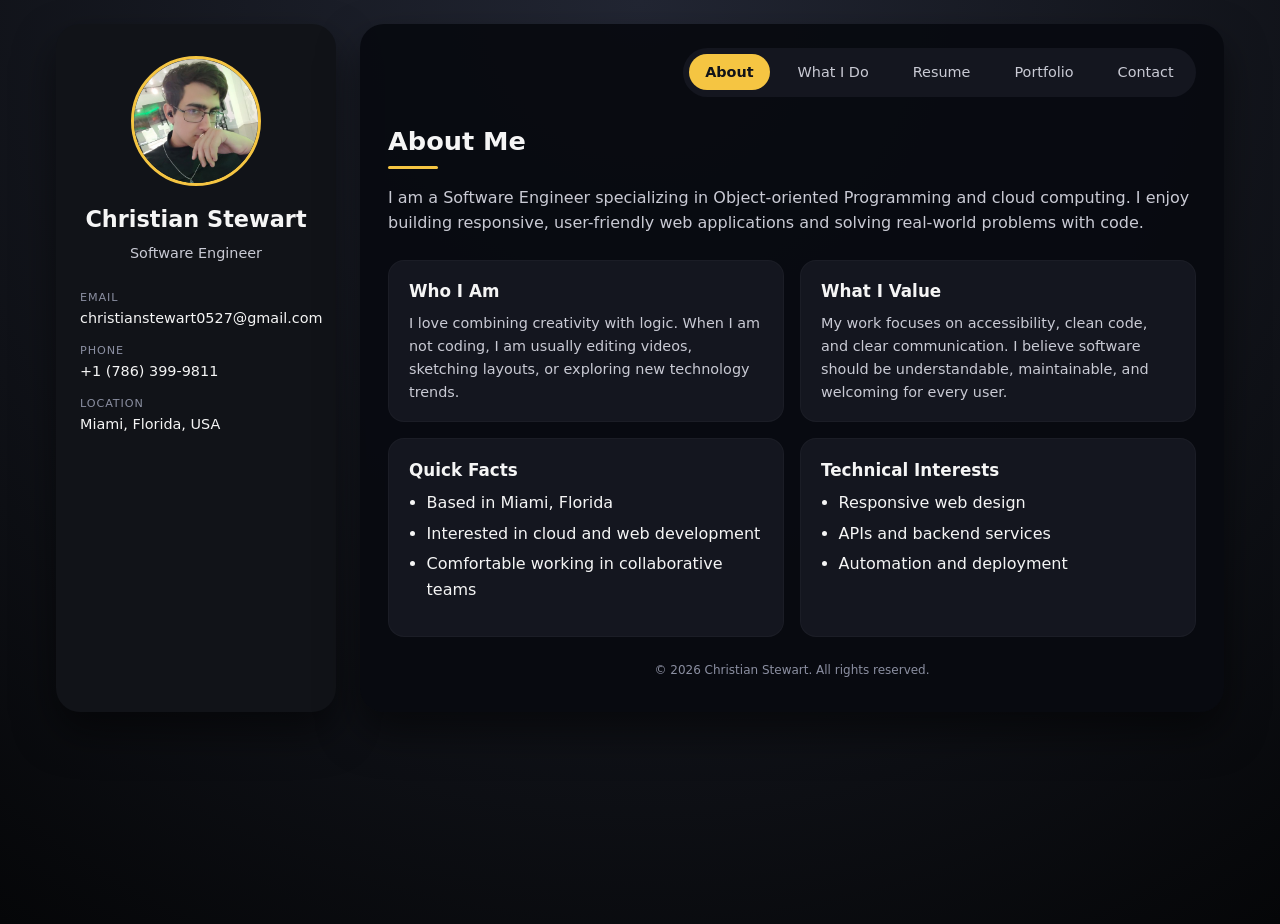
<file: index.html>
<!DOCTYPE html>
<html lang="en">
<head>
    <meta charset="UTF-8">
    <title>Christian Stewart | About Me</title>
    <meta name="viewport" content="width=device-width, initial-scale=1.0">
    <link rel="icon" href="images/icon.ico" type="image/x-icon" />
    <link rel="stylesheet" href="css/styles.css">
</head>
<body class="page-about">
<div class="site-wrapper">
    <aside class="sidebar">
        <div class="profile-photo">
            <a href="index.html"><img src="images/profile-pic.jpg" alt="Portrait of Christian Stewart"></a>
        </div>
        <h1>Christian Stewart</h1>
        <p class="tagline">Software Engineer</p>

        <ul class="contact-list">
            <li class="contact-item">
                <span class="label">Email</span>
                <a href="mailto:christianstewart0527@gmail.com">christianstewart0527@gmail.com</a>
            </li>
            <li class="contact-item">
                <span class="label">Phone</span>
                <span>+1 (786) 399-9811</span>
            </li>
            <li class="contact-item">
                <span class="label">Location</span>
                <span>Miami, Florida, USA</span>
            </li>
        </ul>

    </aside>

    <div class="main-column">
        <header class="top-nav">
            <nav>
                <ul class="nav-list">
                    <li><a href="index.html" class="active">About</a></li>
                    <li><a href="what-i-do.html">What I Do</a></li>
                    <li><a href="resume.html">Resume</a></li>
                    <li><a href="portfolio.html">Portfolio</a></li>
                    <li><a href="contact.html">Contact</a></li>
                </ul>
            </nav>
        </header>

        <main>
            <section class="section-header">
                <h2>About Me</h2>
                <div class="underline"></div>
            </section>

            <p class="section-intro">
                I am a Software Engineer specializing in Object-oriented Programming and cloud
                computing. I enjoy building responsive, user-friendly web applications and solving
                real-world problems with code.
            </p>

            <div class="grid">
                <article class="card">
                    <h3>Who I Am</h3>
                    <p>
                        I love combining creativity with logic. When I am not coding, I am usually
                        editing videos, sketching layouts, or exploring new technology trends.
                    </p>
                </article>

                <article class="card">
                    <h3>What I Value</h3>
                    <p>
                        My work focuses on accessibility, clean code, and clear communication.
                        I believe software should be understandable, maintainable, and welcoming
                        for every user.
                    </p>
                </article>

                <article class="card">
                    <h3>Quick Facts</h3>
                    <ul class="simple-list">
                        <li>Based in Miami, Florida</li>
                        <li>Interested in cloud and web development</li>
                        <li>Comfortable working in collaborative teams</li>
                    </ul>
                </article>

                <article class="card">
                    <h3>Technical Interests</h3>
                    <ul class="simple-list">
                        <li>Responsive web design</li>
                        <li>APIs and backend services</li>
                        <li>Automation and deployment</li>
                    </ul>
                </article>
            </div>
        </main>

        <footer class="site-footer">
            &copy; 2026 Christian Stewart. All rights reserved.
        </footer>
    </div>
</div>
</body>
</html>
</file>
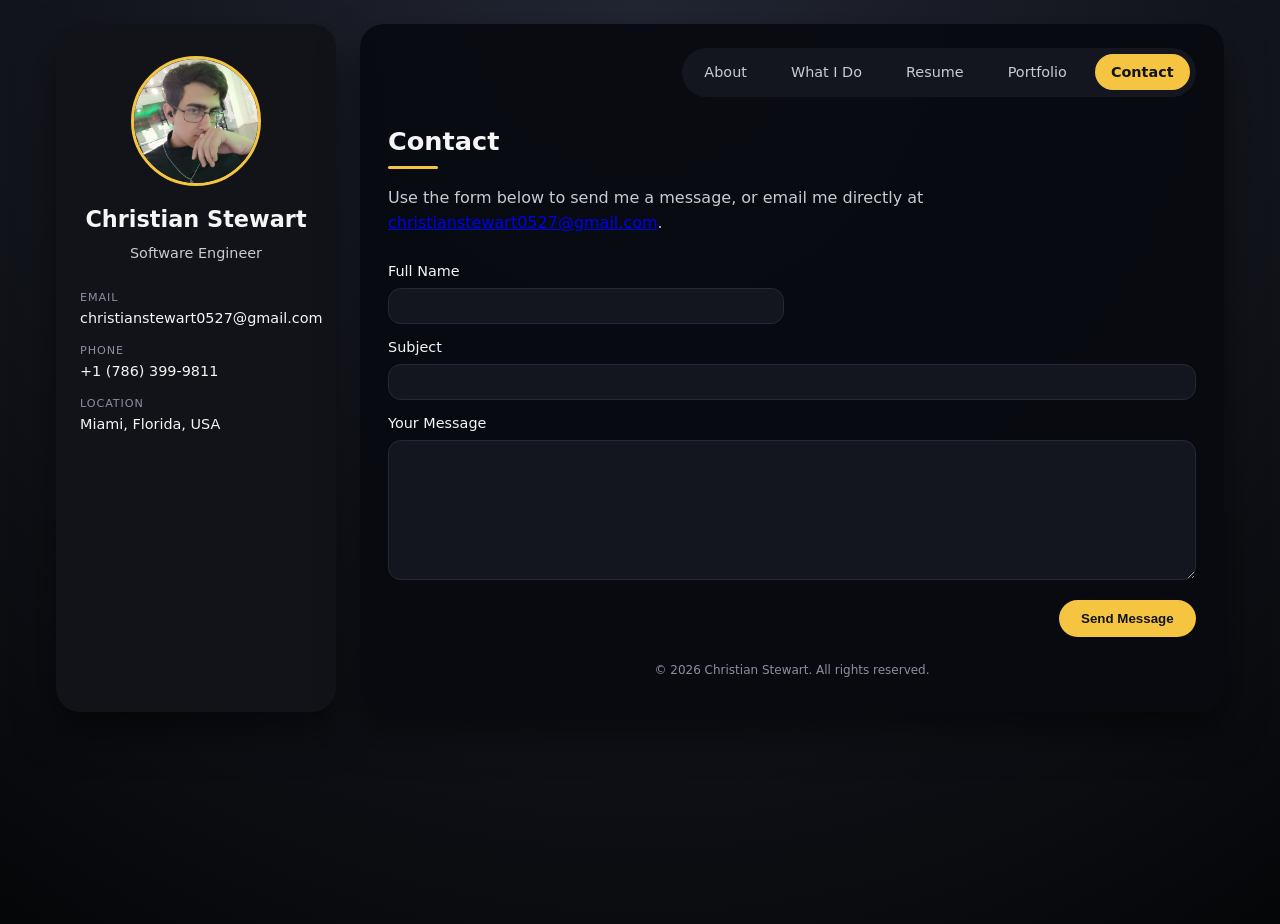
<file: contact.html>
<!DOCTYPE html>
<html lang="en">
<head>
    <meta charset="UTF-8">
    <title>Christian Stewart | Contact</title>
    <meta name="viewport" content="width=device-width, initial-scale=1.0">
    <link rel="icon" href="images/icon.ico" type="image/x-icon" />
    <link rel="stylesheet" href="css/styles.css">
</head>
<body class="page-contact">
<div class="site-wrapper">
    <aside class="sidebar">
        <div class="profile-photo">
            <a href="index.html"><img src="images/profile-pic.jpg" alt="Portrait of Christian Stewart"></a>
        </div>
        <h1>Christian Stewart</h1>
        <p class="tagline">Software Engineer</p>

        <ul class="contact-list">
            <li class="contact-item">
                <span class="label">Email</span>
                <a href="mailto:christianstewart0527@gmail.com">christianstewart0527@gmail.com</a>
            </li>
            <li class="contact-item">
                <span class="label">Phone</span>
                <span>+1 (786) 399-9811</span>
            </li>
            <li class="contact-item">
                <span class="label">Location</span>
                <span>Miami, Florida, USA</span>
            </li>
        </ul>

    </aside>

    <div class="main-column">
        <header class="top-nav">
            <nav>
                <ul class="nav-list">
                    <li><a href="index.html">About</a></li>
                    <li><a href="what-i-do.html">What I Do</a></li>
                    <li><a href="resume.html">Resume</a></li>
                    <li><a href="portfolio.html">Portfolio</a></li>
                    <li><a href="contact.html" class="active">Contact</a></li>
                </ul>
            </nav>
        </header>

        <main>
            <section class="section-header">
                <h2>Contact</h2>
                <div class="underline"></div>
            </section>

            <p class="section-intro">
                Use the form below to send me a message, or email me directly at
                <a href="mailto:christianstewart0527@gmail.com">christianstewart0527@gmail.com</a>.
            </p>

            <form class="contact-form"
                  action="mailto:christianstewart0527@gmail.com"
                  method="post"
                  enctype="text/plain">
                <div class="form-group">
                    <label for="full-name">Full Name</label>
                    <input id="full-name" name="full-name" type="text" required>
                </div>

                <div class="form-group form-full">
                    <label for="subject">Subject</label>
                    <input id="subject" name="subject" type="text">
                </div>

                <div class="form-group form-full">
                    <label for="message">Your Message</label>
                    <textarea id="message" name="message" required></textarea>
                </div>

                <div class="button-row">
                    <button class="btn-submit" type="submit">Send Message</button>
                </div>
            </form>
        </main>

        <footer class="site-footer">
            &copy; 2026 Christian Stewart. All rights reserved.
        </footer>
    </div>
</div>
</body>
</html>
</file>
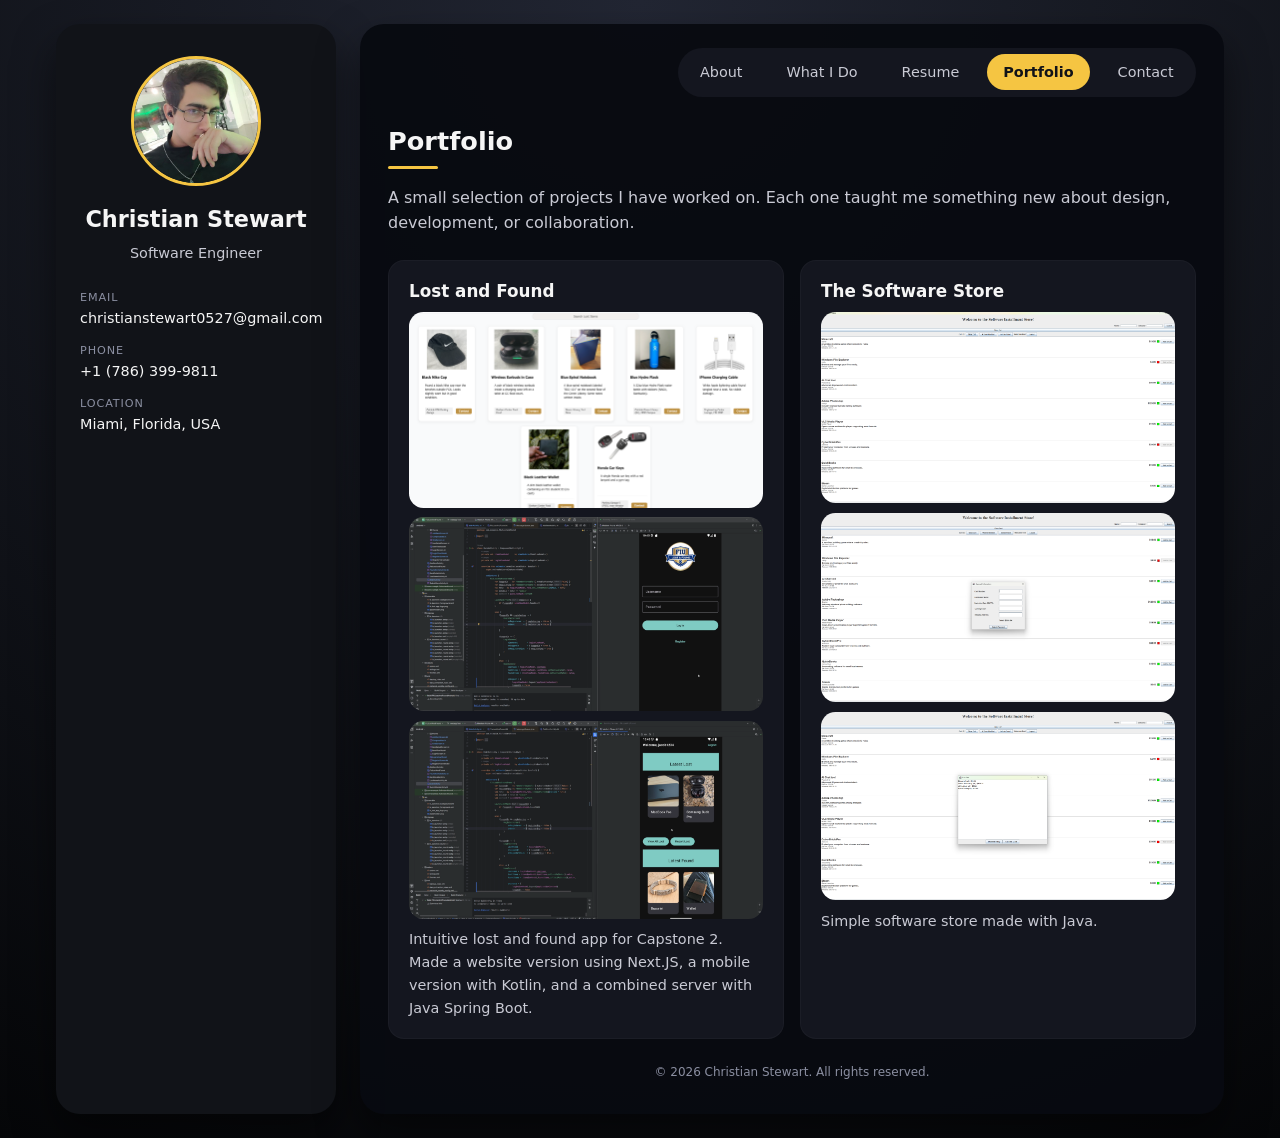
<file: portfolio.html>
<!DOCTYPE html>
<html lang="en">
<head>
    <meta charset="UTF-8">
    <title>Christian Stewart | Portfolio</title>
    <meta name="viewport" content="width=device-width, initial-scale=1.0">
    <link rel="icon" href="images/icon.ico" type="image/x-icon" />
    <link rel="stylesheet" href="css/styles.css">
</head>
<body class="page-portfolio">
<div class="site-wrapper">
    <aside class="sidebar">
        <div class="profile-photo">
            <a href="index.html"><img src="images/profile-pic.jpg" alt="Portrait of Christian Stewart"></a>
        </div>
        <h1>Christian Stewart</h1>
        <p class="tagline">Software Engineer</p>

        <ul class="contact-list">
            <li class="contact-item">
                <span class="label">Email</span>
                <a href="mailto:christianstewart0527@gmail.com">christianstewart0527@gmail.com</a>
            </li>
            <li class="contact-item">
                <span class="label">Phone</span>
                <span>+1 (786) 399-9811</span>
            </li>
            <li class="contact-item">
                <span class="label">Location</span>
                <span>Miami, Florida, USA</span>
            </li>
        </ul>

    </aside>

    <div class="main-column">
        <header class="top-nav">
            <nav>
                <ul class="nav-list">
                    <li><a href="index.html">About</a></li>
                    <li><a href="what-i-do.html">What I Do</a></li>
                    <li><a href="resume.html">Resume</a></li>
                    <li><a href="portfolio.html" class="active">Portfolio</a></li>
                    <li><a href="contact.html">Contact</a></li>
                </ul>
            </nav>
        </header>

        <main>
            <section class="section-header">
                <h2>Portfolio</h2>
                <div class="underline"></div>
            </section>
            <p class="section-intro">
                A small selection of projects I have worked on. Each one taught me something
                new about design, development, or collaboration.
            </p>

            <div class="grid">
                <article class="card">
                    <h3>Lost and Found</h3>
                    <img class="project-thumb" src="images/image.png" alt="Screenshot of lost and found project">
                    <img class="project-thumb" src="images/image4.png" alt="Screenshot of lost and found project">
                    <img class="project-thumb" src="images/image6.png" alt="Screenshot of lost and found project">
                    <p>
                        Intuitive lost and found app for Capstone 2. Made a website version using Next.JS, a mobile version with Kotlin, and a combined server with Java Spring Boot.
                    </p>
                </article>

                <article class="card">
                    <h3>The Software Store</h3>
                    <img class="project-thumb" src="images/image2.png" alt="Screenshot of Software Store">
                    <img class="project-thumb" src="images/image3.png" alt="Screenshot of Software Store">
                    <img class="project-thumb" src="images/image5.png" alt="Screenshot of Software Store">
                    <p>
                        Simple software store made with Java.
                    </p>
                </article>

            </div>

        <footer class="site-footer">
            &copy; 2026 Christian Stewart. All rights reserved.
        </footer>
    </div>
</div>
</body>
</html>
</file>
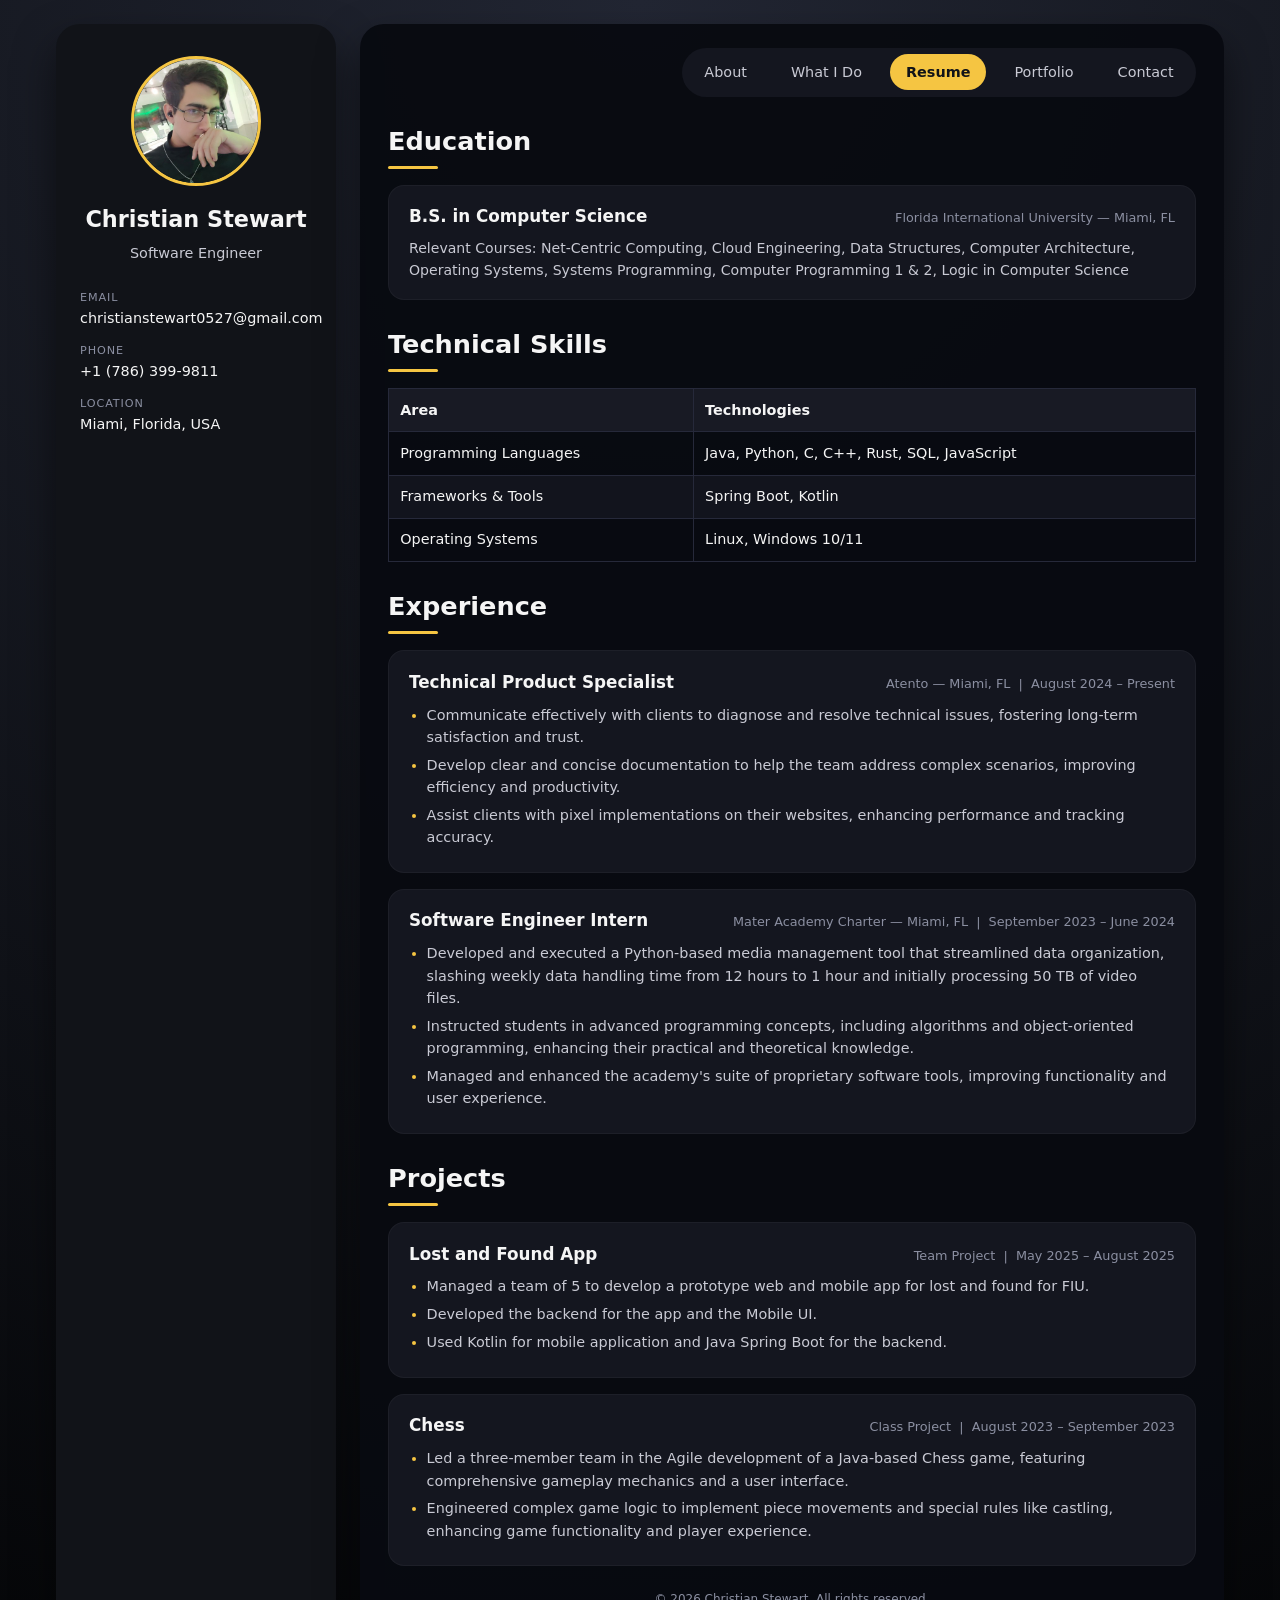
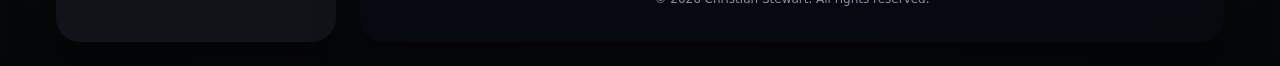
<file: resume.html>
<!DOCTYPE html>
<html lang="en">
<head>
    <meta charset="UTF-8">
    <title>Christian Stewart | Resume</title>
    <meta name="viewport" content="width=device-width, initial-scale=1.0">
    <link rel="icon" href="images/icon.ico" type="image/x-icon" />
    <link rel="stylesheet" href="css/styles.css">
</head>
<body class="page-resume">
<div class="site-wrapper">
    <aside class="sidebar">
        <div class="profile-photo">
            <a href="index.html"><img src="images/profile-pic.jpg" alt="Portrait of Christian Stewart"></a>
        </div>
        <h1>Christian Stewart</h1>
        <p class="tagline">Software Engineer</p>

        <ul class="contact-list">
            <li class="contact-item">
                <span class="label">Email</span>
                <a href="mailto:christianstewart0527@gmail.com">christianstewart0527@gmail.com</a>
            </li>
            <li class="contact-item">
                <span class="label">Phone</span>
                <span>+1 (786) 399-9811</span>
            </li>
            <li class="contact-item">
                <span class="label">Location</span>
                <span>Miami, Florida, USA</span>
            </li>
        </ul>

    </aside>

    <div class="main-column">
        <header class="top-nav">
            <nav>
                <ul class="nav-list">
                    <li><a href="index.html">About</a></li>
                    <li><a href="what-i-do.html">What I Do</a></li>
                    <li><a href="resume.html" class="active">Resume</a></li>
                    <li><a href="portfolio.html">Portfolio</a></li>
                    <li><a href="contact.html">Contact</a></li>
                </ul>
            </nav>
        </header>
   <main>

            <!-- Education -->
            <section class="section-header">
                <h2>Education</h2>
                <div class="underline"></div>
            </section>

            <div class="resume-entry">
                <div class="resume-entry-header">
                    <span class="resume-entry-title">B.S. in Computer Science</span>
                    <span class="resume-entry-meta">Florida International University &mdash; Miami, FL</span>
                </div>
                <p class="resume-entry-sub">Relevant Courses: Net-Centric Computing, Cloud Engineering, Data Structures, Computer Architecture, Operating Systems, Systems Programming, Computer Programming 1 &amp; 2, Logic in Computer Science</p>
            </div>

            <!-- Skills -->
            <section class="section-header" style="margin-top: 1.5rem;">
                <h2>Technical Skills</h2>
                <div class="underline"></div>
            </section>

            <table class="skills-table">
                <thead>
                <tr>
                    <th>Area</th>
                    <th>Technologies</th>
                </tr>
                </thead>
                <tbody>
                <tr>
                    <td>Programming Languages</td>
                    <td>Java, Python, C, C++, Rust, SQL, JavaScript</td>
                </tr>
                <tr>
                    <td>Frameworks &amp; Tools</td>
                    <td>Spring Boot, Kotlin</td>
                </tr>
                <tr>
                    <td>Operating Systems</td>
                    <td>Linux, Windows 10/11</td>
                </tr>
                </tbody>
            </table>

            <!-- Experience -->
            <section class="section-header" style="margin-top: 1.5rem;">
                <h2>Experience</h2>
                <div class="underline"></div>
            </section>

            <div class="resume-entry">
                <div class="resume-entry-header">
                    <span class="resume-entry-title">Technical Product Specialist</span>
                    <span class="resume-entry-meta">Atento &mdash; Miami, FL &nbsp;|&nbsp; August 2024 – Present</span>
                </div>
                <ul class="resume-bullets">
                    <li>Communicate effectively with clients to diagnose and resolve technical issues, fostering long-term satisfaction and trust.</li>
                    <li>Develop clear and concise documentation to help the team address complex scenarios, improving efficiency and productivity.</li>
                    <li>Assist clients with pixel implementations on their websites, enhancing performance and tracking accuracy.</li>
                </ul>
            </div>

            <div class="resume-entry">
                <div class="resume-entry-header">
                    <span class="resume-entry-title">Software Engineer Intern</span>
                    <span class="resume-entry-meta">Mater Academy Charter &mdash; Miami, FL &nbsp;|&nbsp; September 2023 – June 2024</span>
                </div>
                <ul class="resume-bullets">
                    <li>Developed and executed a Python-based media management tool that streamlined data organization, slashing weekly data handling time from 12 hours to 1 hour and initially processing 50 TB of video files.</li>
                    <li>Instructed students in advanced programming concepts, including algorithms and object-oriented programming, enhancing their practical and theoretical knowledge.</li>
                    <li>Managed and enhanced the academy's suite of proprietary software tools, improving functionality and user experience.</li>
                </ul>
            </div>

            <!-- Projects -->
            <section class="section-header" style="margin-top: 1.5rem;">
                <h2>Projects</h2>
                <div class="underline"></div>
            </section>

            <div class="resume-entry">
                <div class="resume-entry-header">
                    <span class="resume-entry-title">Lost and Found App</span>
                    <span class="resume-entry-meta">Team Project &nbsp;|&nbsp; May 2025 – August 2025</span>
                </div>
                <ul class="resume-bullets">
                    <li>Managed a team of 5 to develop a prototype web and mobile app for lost and found for FIU.</li>
                    <li>Developed the backend for the app and the Mobile UI.</li>
                    <li>Used Kotlin for mobile application and Java Spring Boot for the backend.</li>
                </ul>
            </div>

            <div class="resume-entry">
                <div class="resume-entry-header">
                    <span class="resume-entry-title">Chess</span>
                    <span class="resume-entry-meta">Class Project &nbsp;|&nbsp; August 2023 – September 2023</span>
                </div>
                <ul class="resume-bullets">
                    <li>Led a three-member team in the Agile development of a Java-based Chess game, featuring comprehensive gameplay mechanics and a user interface.</li>
                    <li>Engineered complex game logic to implement piece movements and special rules like castling, enhancing game functionality and player experience.</li>
                </ul>
            </div>

        </main>

        <footer class="site-footer">
            &copy; 2026 Christian Stewart. All rights reserved.
        </footer>
    </div>
</div>
</body>
</html>
</file>
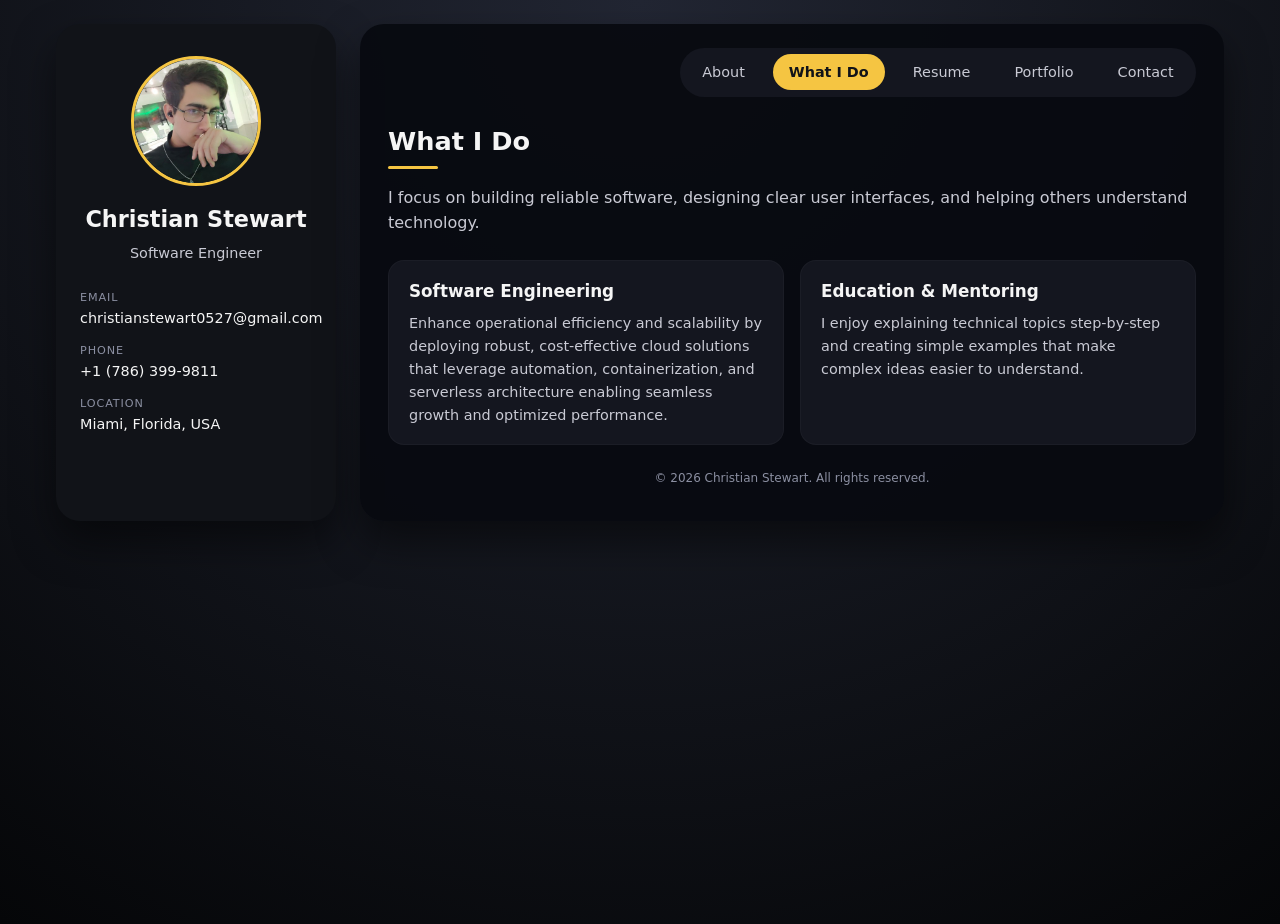
<file: what-i-do.html>
<!DOCTYPE html>
<html lang="en">
<head>
    <meta charset="UTF-8">
    <title>Christian Stewart | What I Do</title>
    <meta name="viewport" content="width=device-width, initial-scale=1.0">
    <link rel="icon" href="images/icon.ico" type="image/x-icon" />
    <link rel="stylesheet" href="css/styles.css">
</head>
<body class="page-what-i-do">
<div class="site-wrapper">
    <aside class="sidebar">
        <div class="profile-photo">
            <a href="index.html"><img src="images/profile-pic.jpg" alt="Portrait of Christian Stewart"></a>
        </div>
        <h1>Christian Stewart</h1>
        <p class="tagline">Software Engineer</p>

        <ul class="contact-list">
            <li class="contact-item">
                <span class="label">Email</span>
                <a href="mailto:christianstewart0527@gmail.com">christianstewart0527@gmail.com</a>
            </li>
            <li class="contact-item">
                <span class="label">Phone</span>
                <span>+1 (786) 399-9811</span>
            </li>
            <li class="contact-item">
                <span class="label">Location</span>
                <span>Miami, Florida, USA</span>
            </li>
        </ul>

    </aside>

    <div class="main-column">
        <header class="top-nav">
            <nav>
                <ul class="nav-list">
                    <li><a href="index.html">About</a></li>
                    <li><a href="what-i-do.html" class="active">What I Do</a></li>
                    <li><a href="resume.html">Resume</a></li>
                    <li><a href="portfolio.html">Portfolio</a></li>
                    <li><a href="contact.html">Contact</a></li>
                </ul>
            </nav>
        </header>

        <main>
            <section class="section-header">
                <h2>What I Do</h2>
                <div class="underline"></div>
            </section>

            <p class="section-intro">
                I focus on building reliable software, designing clear user interfaces,
                and helping others understand technology.
            </p>

            <div class="grid">
                <article class="card">
                    <h3>Software Engineering</h3>
                    <p>
                        Enhance operational efficiency and scalability by deploying robust,
                         cost-effective cloud solutions that leverage automation, containerization, and serverless architecture enabling seamless growth and optimized performance.
                    </p>
                </article>


                <article class="card">
                    <h3>Education &amp; Mentoring</h3>
                    <p>
                        I enjoy explaining technical topics step-by-step and creating simple examples
                        that make complex ideas easier to understand.
                    </p>
                </article>

            </div>
        </main>

        <footer class="site-footer">
            &copy; 2026 Christian Stewart. All rights reserved.
        </footer>
    </div>
</div>
</body>
</html>
</file>
<file: css/styles.css>
*,
*::before,
*::after {
    box-sizing: border-box;
    margin: 0;
    padding: 0;
}

html {
    scroll-behavior: smooth;
}

body {
    font-family: system-ui, -apple-system, BlinkMacSystemFont, "Segoe UI",
        sans-serif;
    color: #f5f5f5;
    line-height: 1.6;
    min-height: 100vh;
}


.page-about {
    background: radial-gradient(circle at top, #222633, #050608);
}

.page-what-i-do {
    background: radial-gradient(circle at top, #222633, #050608);
}

.page-resume {
    background: radial-gradient(circle at top, #222633, #050608);
}

.page-portfolio {
    background: radial-gradient(circle at top, #222633, #050608);
}

.page-contact {
    background: radial-gradient(circle at top, #222633, #050608);
}



.site-wrapper {
    display: flex;
    max-width: 1200px;
    margin: 1.5rem auto;
    padding: 0 1rem;
    gap: 1.5rem;
}

.sidebar {
    background: #111318;
    border-radius: 1.5rem;
    padding: 2rem 1.5rem;
    width: 280px;
    flex-shrink: 0;
    box-shadow: 0 20px 40px rgba(0, 0, 0, 0.5);
}

.profile-photo {
    width: 130px;
    height: 130px;
    margin: 0 auto 1rem;
    border-radius: 50%;
    overflow: hidden;
    border: 3px solid #f5c542;
}

.profile-photo img {
    width: 100%;
    height: 100%;
    object-fit: cover;
}

.sidebar h1 {
    text-align: center;
    font-size: 1.4rem;
    margin-bottom: 0.25rem;
}

.sidebar .tagline {
    text-align: center;
    font-size: 0.9rem;
    color: #c9cad4;
    margin-bottom: 1.5rem;
}

.contact-list {
    list-style: none;
    margin-bottom: 1.5rem;
}

.contact-item {
    margin-bottom: 0.75rem;
    font-size: 0.9rem;
}

.contact-item span.label {
    display: block;
    text-transform: uppercase;
    letter-spacing: 0.08em;
    font-size: 0.7rem;
    color: #8b8fa1;
}

.contact-item a {
    color: #f5f5f5;
    text-decoration: none;
}

.contact-item a:hover {
    text-decoration: underline;
}

.btn-primary {
    display: block;
    margin-top: 1rem;
    width: 100%;
    text-align: center;
    text-decoration: none;
    background: #f5c542;
    color: #111318;
    padding: 0.7rem 1rem;
    border-radius: 0.8rem;
    font-weight: 600;
    font-size: 0.9rem;
}

.btn-primary:hover {
    filter: brightness(1.1);
}



.main-column {
    flex: 1;
    background: rgba(8, 10, 16, 0.95);
    border-radius: 1.5rem;
    padding: 1.5rem 1.75rem 2rem;
    box-shadow: 0 20px 40px rgba(0, 0, 0, 0.5);
}


.top-nav {
    display: flex;
    justify-content: flex-end;
    margin-bottom: 1.5rem;
}

.nav-list {
    list-style: none;
    display: flex;
    gap: 0.75rem;
    background: #14161f;
    padding: 0.4rem;
    border-radius: 999px;
}

.nav-list a {
    display: block;
    padding: 0.4rem 1rem;
    border-radius: 999px;
    text-decoration: none;
    color: #c9cad4;
    font-size: 0.9rem;
}

.nav-list a:hover {
    background: #1f2230;
}

.nav-list a.active {
    background: #f5c542;
    color: #111318;
    font-weight: 600;
}



.section-header {
    margin-bottom: 1rem;
}

.section-header h2 {
    font-size: 1.6rem;
    margin-bottom: 0.25rem;
}

.section-header .underline {
    width: 50px;
    height: 3px;
    background: #f5c542;
    border-radius: 999px;
}

.section-intro {
    color: #c9cad4;
    margin-bottom: 1.5rem;
}



.grid {
    display: grid;
    grid-template-columns: repeat(2, minmax(0, 1fr));
    gap: 1rem;
}

.card {
    background: #14161f;
    border-radius: 1rem;
    padding: 1.1rem 1.25rem;
    border: 1px solid rgba(255, 255, 255, 0.03);
}

.card h3 {
    margin-bottom: 0.4rem;
    font-size: 1.05rem;
}

.card p {
    font-size: 0.9rem;
    color: #c9cad4;
}



ul.simple-list {
    margin-left: 1.1rem;
    margin-bottom: 1rem;
}

ul.simple-list li {
    margin-bottom: 0.3rem;
}



.skills-table {
    width: 100%;
    margin-top: 1rem;
    border-collapse: collapse;
    font-size: 0.9rem;
}

.skills-table th,
.skills-table td {
    border: 1px solid #26293a;
    padding: 0.6rem 0.7rem;
}

.skills-table th {
    background: #181a24;
    text-align: left;
}

.skills-table tbody tr:nth-child(even) {
    background: #12141d;
}



.project-thumb {
    width: 100%;
    border-radius: 0.9rem;
    margin-bottom: 0.6rem;
    display: block;
}



form.contact-form {
    margin-top: 1rem;
    display: grid;
    grid-template-columns: repeat(2, minmax(0, 1fr));
    gap: 0.75rem 1rem;
}

.form-group {
    display: flex;
    flex-direction: column;
    font-size: 0.9rem;
}

.form-group label {
    margin-bottom: 0.3rem;
}

.form-group input,
.form-group textarea {
    background: #14161f;
    border: 1px solid #26293a;
    border-radius: 0.8rem;
    padding: 0.6rem 0.7rem;
    color: #f5f5f5;
}

.form-group textarea {
    min-height: 140px;
    resize: vertical;
}

.form-full {
    grid-column: 1 / -1;
}

.button-row {
    margin-top: 0.5rem;
    grid-column: 1 / -1;
    display: flex;
    justify-content: flex-end;
}

.btn-submit {
    background: #f5c542;
    color: #111318;
    border: none;
    padding: 0.7rem 1.4rem;
    border-radius: 999px;
    font-weight: 600;
    cursor: pointer;
}

.btn-submit:hover {
    filter: brightness(1.1);
}



/* ── Resume entries (experience & projects) ── */

.resume-entry {
    background: #14161f;
    border: 1px solid rgba(255, 255, 255, 0.04);
    border-radius: 1rem;
    padding: 1.1rem 1.25rem;
    margin-bottom: 1rem;
}

.resume-entry-header {
    display: flex;
    justify-content: space-between;
    align-items: baseline;
    flex-wrap: wrap;
    gap: 0.25rem 1rem;
    margin-bottom: 0.5rem;
}

.resume-entry-title {
    font-size: 1.05rem;
    font-weight: 600;
    color: #f5f5f5;
}

.resume-entry-meta {
    font-size: 0.8rem;
    color: #8b8fa1;
    white-space: nowrap;
}

.resume-entry-sub {
    font-size: 0.88rem;
    color: #c9cad4;
    line-height: 1.55;
}

.resume-bullets {
    margin-left: 1.1rem;
    margin-top: 0.25rem;
}

.resume-bullets li {
    font-size: 0.9rem;
    color: #c9cad4;
    margin-bottom: 0.35rem;
    line-height: 1.55;
}

.resume-bullets li::marker {
    color: #f5c542;
}



.site-footer {
    margin-top: 1.5rem;
    font-size: 0.75rem;
    color: #8b8fa1;
    text-align: center;
}



@media (max-width: 1000px) {
    .site-wrapper {
        flex-direction: column;
    }

    .sidebar {
        width: 100%;
        display: flex;
        align-items: center;
        gap: 1.2rem;
    }

    .profile-photo {
        margin: 0;
    }

    .sidebar h1,
    .sidebar .tagline {
        text-align: left;
    }
}

@media (max-width: 600px) {
    .sidebar {
        flex-direction: column;
        align-items: center;
        text-align: center;
        padding: 1.25rem 1rem;
    }

    .grid {
        grid-template-columns: 1fr !important;
        gap: 1.2rem;
    }

    .sidebar h1,
    .sidebar .tagline {
        text-align: center;
    }

    .card {
        text-align: left;
    }

    .contact-list {
        
        width: 100%;
        text-align: center;
    }

    .contact-item {
        margin-bottom: 0.5rem;
    }

    .contact-item span.label {
        margin-bottom: 0.1rem;
    }

    .site-wrapper {
        margin: 0.75rem auto;
        padding: 0 0.75rem;
    }

    .main-column {
        padding: 1rem;
        margin-top: 0.25rem;
    }

    .top-nav {
        justify-content: center;
        margin-bottom: 1rem;
    }

    .nav-list {
        flex-wrap: wrap;
        justify-content: center;
        gap: 0.5rem;
        padding: 0.5rem 0.75rem;
    }

    .nav-list a {
        flex: 1 1 auto;
        text-align: center;
        min-width: 90px;
    }

    .project-thumb {
        width: 100%;
        height: auto;
    }

    .resume-entry-header {
        flex-direction: column;
        gap: 0.15rem;
    }

    .resume-entry-meta {
        white-space: normal;
    }
}
</file>
